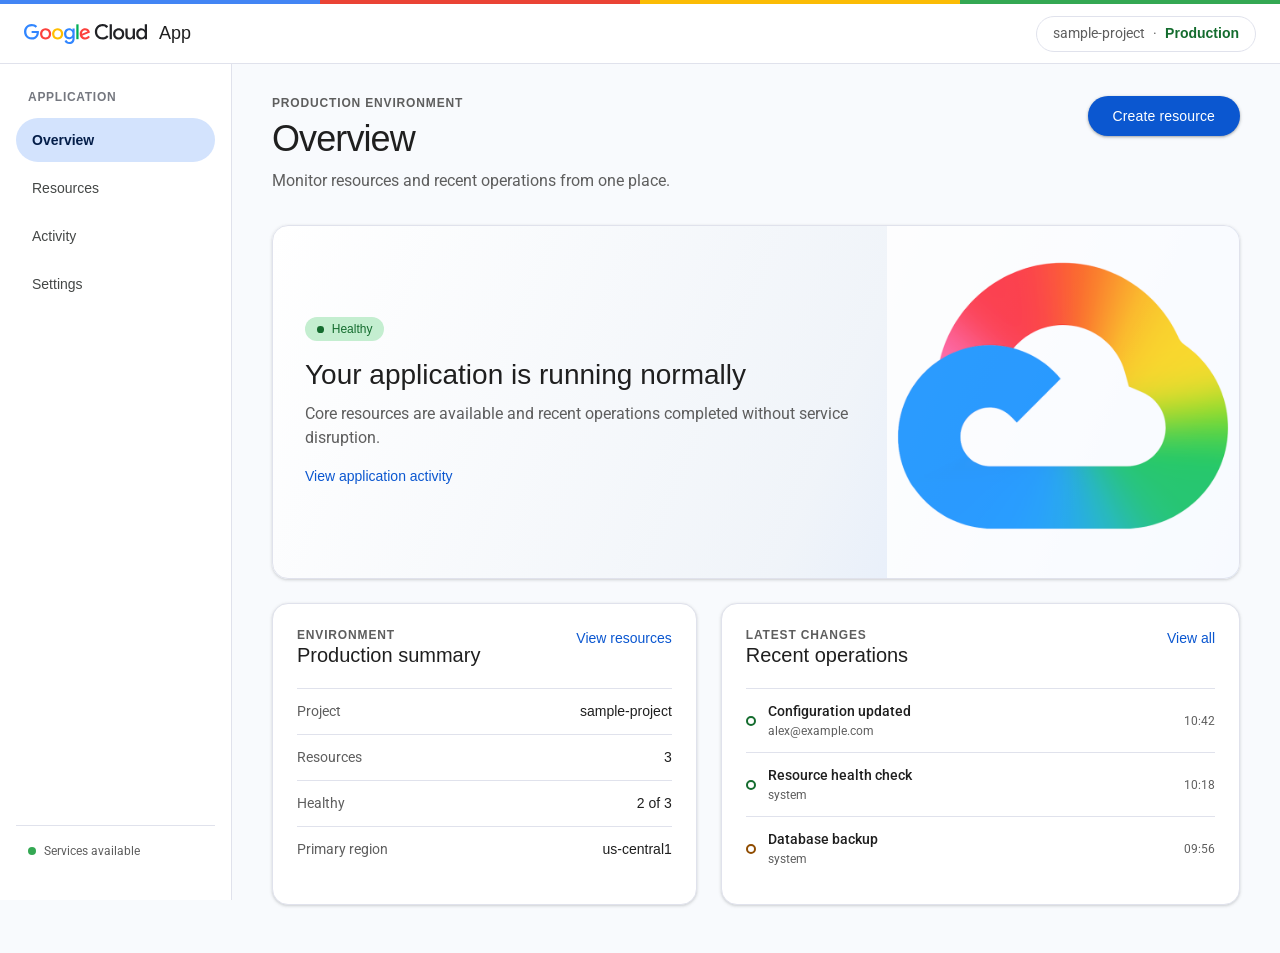
<file: index.html>
<!doctype html>
<html lang="en">
<head>
  <meta charset="utf-8">
  <meta name="viewport" content="width=device-width, initial-scale=1, viewport-fit=cover">
  <title>App</title>
  <meta name="theme-color" content="#ffffff">
  <link rel="icon" href="assets/google-cloud.png" type="image/png">
  <link rel="preconnect" href="https://fonts.googleapis.com">
  <link rel="preconnect" href="https://fonts.gstatic.com" crossorigin>
  <link href="https://fonts.googleapis.com/css2?family=Google+Sans:wght@400;500;600;700&family=Google+Sans+Text:wght@400;500;600;700&family=Roboto:wght@400;500;700&display=swap" rel="stylesheet">
  <link rel="stylesheet" href="css/tokens.css">
  <link rel="stylesheet" href="css/cloud-style.css">
  <link rel="stylesheet" href="css/shell.css">
  <link rel="stylesheet" href="css/screens.css">
  <link rel="stylesheet" href="css/responsive.css">
</head>
<body>
  <div id="app"></div>
  <script src="js/config.js"></script>
  <script src="js/data.js"></script>
  <script src="js/router.js"></script>
  <script src="js/screens/overview.js"></script>
  <script src="js/screens/resources.js"></script>
  <script src="js/screens/resource-detail.js"></script>
  <script src="js/screens/activity.js"></script>
  <script src="js/screens/settings.js"></script>
  <script src="js/app.js"></script>
</body>
</html>
</file>
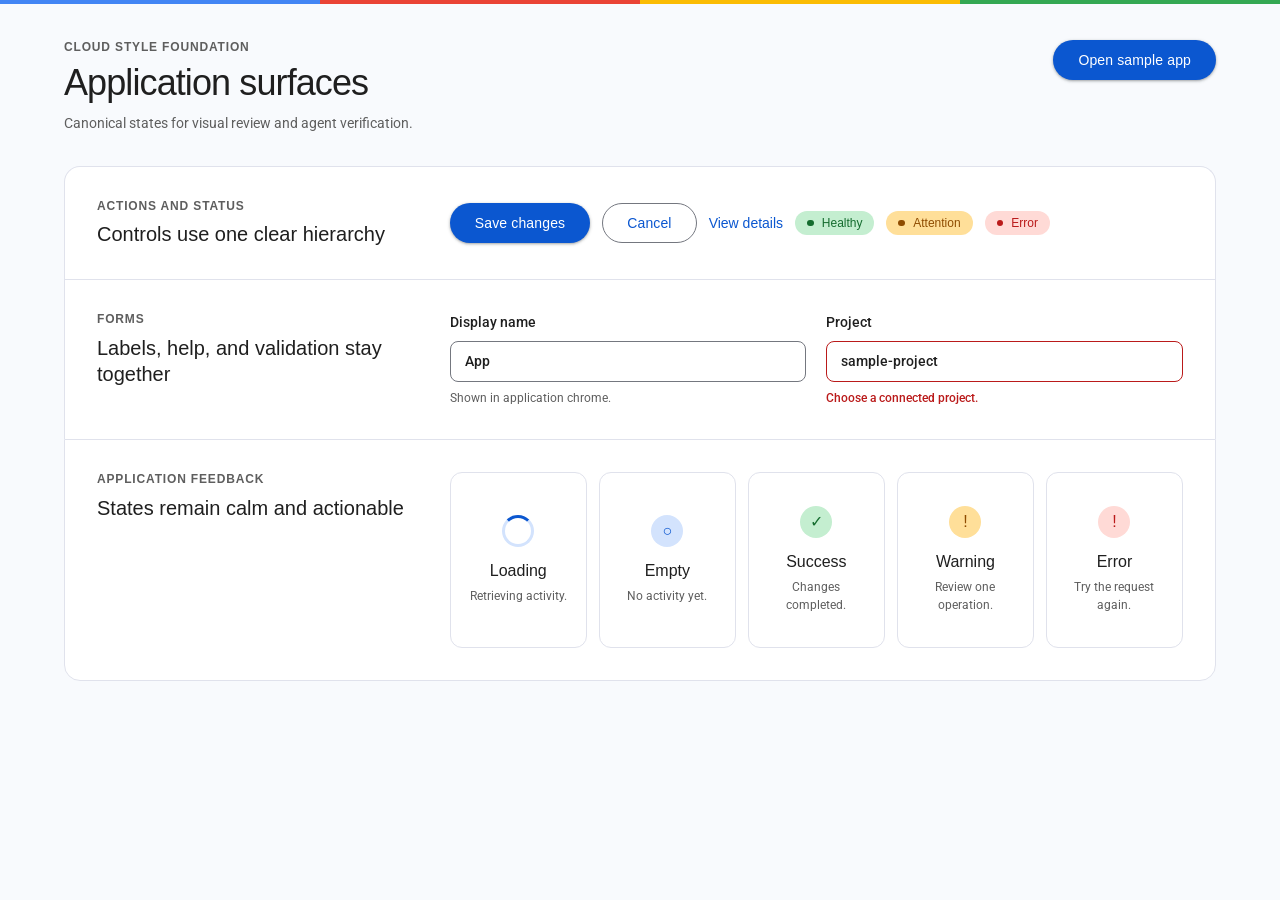
<file: components.html>
<!doctype html>
<html lang="en">
<head>
  <meta charset="utf-8">
  <meta name="viewport" content="width=device-width, initial-scale=1">
  <title>Application surfaces · Cloud Style</title>
  <link rel="preconnect" href="https://fonts.googleapis.com">
  <link rel="preconnect" href="https://fonts.gstatic.com" crossorigin>
  <link href="https://fonts.googleapis.com/css2?family=Google+Sans:wght@400;500;600;700&family=Google+Sans+Text:wght@400;500;600;700&family=Roboto:wght@400;500;700&display=swap" rel="stylesheet">
  <link rel="stylesheet" href="css/tokens.css">
  <link rel="stylesheet" href="css/cloud-style.css">
  <link rel="stylesheet" href="css/shell.css">
  <link rel="stylesheet" href="css/screens.css">
  <link rel="stylesheet" href="css/responsive.css">
</head>
<body class="gc-component-body">
  <div class="gc-google-signature" aria-hidden="true"><i></i><i></i><i></i><i></i></div>
  <main class="gc-component-page">
    <header class="gc-component-header">
      <div><p class="gc-eyebrow">Cloud Style foundation</p><h1>Application surfaces</h1><p>Canonical states for visual review and agent verification.</p></div>
      <a class="gc-button gc-button--primary" href="index.html#/overview">Open sample app</a>
    </header>

    <section class="gc-component-section" aria-labelledby="actions-heading">
      <div><p class="gc-eyebrow">Actions and status</p><h2 id="actions-heading">Controls use one clear hierarchy</h2></div>
      <div class="gc-component-row">
        <button class="gc-button gc-button--primary">Save changes</button>
        <button class="gc-button gc-button--secondary">Cancel</button>
        <a class="gc-text-link" href="#actions-heading">View details</a>
        <span class="gc-status gc-status--success">Healthy</span>
        <span class="gc-status gc-status--warning">Attention</span>
        <span class="gc-status gc-status--error">Error</span>
      </div>
    </section>

    <section class="gc-component-section" aria-labelledby="fields-heading">
      <div><p class="gc-eyebrow">Forms</p><h2 id="fields-heading">Labels, help, and validation stay together</h2></div>
      <div class="gc-component-form-grid">
        <label class="gc-field"><span>Display name</span><input value="App" aria-describedby="component-field-help"><small id="component-field-help">Shown in application chrome.</small></label>
        <label class="gc-field"><span>Project</span><input value="sample-project" aria-invalid="true" aria-describedby="component-field-error"><small class="gc-field-error" id="component-field-error">Choose a connected project.</small></label>
      </div>
    </section>

    <section class="gc-component-section" id="activity-states" aria-labelledby="states-heading">
      <div><p class="gc-eyebrow">Application feedback</p><h2 id="states-heading">States remain calm and actionable</h2></div>
      <div class="gc-state-grid">
        <article class="gc-state-card"><span class="gc-spinner" aria-hidden="true"></span><h3>Loading</h3><p>Retrieving activity.</p></article>
        <article class="gc-state-card"><span class="gc-state-symbol" aria-hidden="true">○</span><h3>Empty</h3><p>No activity yet.</p></article>
        <article class="gc-state-card gc-state-card--success"><span class="gc-state-symbol" aria-hidden="true">✓</span><h3>Success</h3><p>Changes completed.</p></article>
        <article class="gc-state-card gc-state-card--warning"><span class="gc-state-symbol" aria-hidden="true">!</span><h3>Warning</h3><p>Review one operation.</p></article>
        <article class="gc-state-card gc-state-card--error"><span class="gc-state-symbol" aria-hidden="true">!</span><h3>Error</h3><p>Try the request again.</p></article>
      </div>
    </section>
  </main>
</body>
</html>
</file>
<file: css/tokens.css>
:root {
  color-scheme: light;

  --gc-google-blue: #4285f4;
  --gc-google-red: #ea4335;
  --gc-google-yellow: #fbbc04;
  --gc-google-green: #34a853;

  --gc-blue-action: #0b57d0;
  --gc-blue-action-hover: #0842a0;
  --gc-blue-selection: #d3e3fd;
  --gc-blue-soft: #edf2fa;
  --gc-blue-ink: #041e49;

  --gc-surface: #ffffff;
  --gc-surface-canvas: #f8fafd;
  --gc-surface-subtle: #f0f4f9;
  --gc-surface-hover: #e9eef6;
  --gc-border-subtle: #e0e2ec;
  --gc-border-strong: #74777f;

  --gc-ink-strong: #1f1f1f;
  --gc-ink: #444746;
  --gc-ink-muted: #5e5e5e;
  --gc-ink-faint: #74777f;
  --gc-ink-disabled: #c4c7d0;

  --gc-success: #146c2e;
  --gc-success-bg: #c4eed0;
  --gc-warning: #8f4c00;
  --gc-warning-bg: #ffdf99;
  --gc-error: #ba1a1a;
  --gc-error-bg: #ffdad6;

  --gc-font-display: "Google Sans", "Product Sans", Arial, sans-serif;
  --gc-font-text:    "Google Sans Text", "Google Sans", Roboto, Arial, sans-serif;

  --gc-text-xs: 0.75rem;
  --gc-text-sm: 0.875rem;
  --gc-text-base: 1rem;
  --gc-text-lg: 1.125rem;
  --gc-text-xl: 1.25rem;
  --gc-text-2xl: 1.75rem;
  --gc-text-3xl: 2.25rem;

  --gc-space-1: 0.25rem;
  --gc-space-2: 0.5rem;
  --gc-space-3: 0.75rem;
  --gc-space-4: 1rem;
  --gc-space-5: 1.25rem;
  --gc-space-6: 1.5rem;
  --gc-space-8: 2rem;
  --gc-space-10: 2.5rem;
  --gc-space-12: 3rem;

  --gc-radius-xs: 0.25rem;
  --gc-radius-sm: 0.5rem;
  --gc-radius-md: 0.75rem;
  --gc-radius-lg: 1rem;
  --gc-radius-xl: 1.75rem;
  --gc-radius-pill: 999px;

  --gc-shadow-panel: 0 1px 2px 0 rgba(60, 64, 67, 0.12), 0 1px 3px 1px rgba(60, 64, 67, 0.08);
  --gc-shadow-dialog: 0 12px 32px 4px rgba(0, 0, 0, 0.14), 0 4px 8px 3px rgba(0, 0, 0, 0.1);
  --gc-focus-ring: 0 0 0 3px rgba(11, 87, 208, 0.35);

  --gc-header-height: 4rem;
  --gc-sidebar-width: 14.5rem;
  --gc-content-max: 78rem;
  --gc-control-height: 2.5rem;

  --gc-duration-fast: 150ms;
  --gc-duration-base: 200ms;
  --gc-ease: cubic-bezier(0.2, 0, 0, 1);
}
</file>
<file: css/cloud-style.css>
*, *::before, *::after { box-sizing: border-box; }

html { min-width: 20rem; background: var(--gc-surface-canvas); }

body {
  min-height: 100vh;
  margin: 0;
  color: var(--gc-ink);
  background: var(--gc-surface-canvas);
  font-family: var(--gc-font-text);
  font-size: var(--gc-text-sm);
  line-height: 1.5;
  -webkit-font-smoothing: antialiased;
}

button, input, select, textarea { color: inherit; font: inherit; }
button, a { -webkit-tap-highlight-color: transparent; }
a { color: var(--gc-blue-action); text-underline-offset: 0.18em; }
img, svg { display: block; max-width: 100%; }
h1, h2, h3, p { margin-top: 0; }

h1, h2, h3,
.gc-product,
.gc-button,
.gc-nav-link,
.gc-mobile-nav-link,
.gc-status {
  font-family: var(--gc-font-display);
}

h1 {
  margin-bottom: var(--gc-space-2);
  color: var(--gc-ink-strong);
  font-size: var(--gc-text-3xl);
  font-weight: 500;
  letter-spacing: -0.025em;
  line-height: 1.18;
}

h2 {
  margin-bottom: var(--gc-space-2);
  color: var(--gc-ink-strong);
  font-size: var(--gc-text-xl);
  font-weight: 500;
  line-height: 1.3;
}

h3 { color: var(--gc-ink-strong); font-size: var(--gc-text-base); font-weight: 600; }
p { margin-bottom: var(--gc-space-4); }

:focus { outline: none; }
:focus-visible { outline: none; box-shadow: var(--gc-focus-ring); }

.gc-visually-hidden {
  position: absolute !important;
  width: 1px !important;
  height: 1px !important;
  padding: 0 !important;
  margin: -1px !important;
  overflow: hidden !important;
  clip: rect(0, 0, 0, 0) !important;
  white-space: nowrap !important;
  border: 0 !important;
}

.gc-eyebrow {
  margin-bottom: var(--gc-space-2);
  color: var(--gc-ink-muted);
  font-family: var(--gc-font-display);
  font-size: var(--gc-text-xs);
  font-weight: 600;
  letter-spacing: 0.07em;
  line-height: 1.2;
  text-transform: uppercase;
}

.gc-button {
  display: inline-flex;
  min-height: var(--gc-control-height);
  align-items: center;
  justify-content: center;
  padding: 0.55rem 1.5rem;
  border: 1px solid transparent;
  border-radius: var(--gc-radius-pill);
  cursor: pointer;
  font-family: var(--gc-font-display);
  font-size: var(--gc-text-sm);
  font-weight: 500;
  letter-spacing: 0.01em;
  line-height: 1.2;
  text-decoration: none;
  transition: background var(--gc-duration-fast) var(--gc-ease), border-color var(--gc-duration-fast) var(--gc-ease), box-shadow var(--gc-duration-fast) var(--gc-ease);
}

.gc-button--primary {
  color: #fff;
  background: var(--gc-blue-action);
  box-shadow: 0 1px 2px rgba(60, 64, 67, 0.3), 0 1px 3px 1px rgba(60, 64, 67, 0.15);
}
.gc-button--primary:hover {
  background: var(--gc-blue-action-hover);
  box-shadow: 0 1px 3px 0 rgba(60, 64, 67, 0.3), 0 4px 8px 3px rgba(60, 64, 67, 0.15);
}
.gc-button--secondary {
  color: var(--gc-blue-action);
  background: var(--gc-surface);
  border-color: var(--gc-border-strong);
}
.gc-button--secondary:hover {
  background: var(--gc-blue-soft);
  border-color: var(--gc-blue-action);
}
.gc-text-link {
  font-family: var(--gc-font-display);
  font-weight: 500;
  text-decoration: none;
}
.gc-text-link:hover { text-decoration: underline; }

.gc-status {
  display: inline-flex;
  min-height: 1.5rem;
  align-items: center;
  gap: var(--gc-space-2);
  padding: 0.2rem 0.75rem;
  border-radius: var(--gc-radius-pill);
  font-size: var(--gc-text-xs);
  font-weight: 500;
  white-space: nowrap;
}

.gc-status::before { width: 0.42rem; height: 0.42rem; border-radius: 50%; background: currentColor; content: ""; }
.gc-status--success { color: var(--gc-success); background: var(--gc-success-bg); }
.gc-status--warning { color: var(--gc-warning); background: var(--gc-warning-bg); }
.gc-status--error { color: var(--gc-error); background: var(--gc-error-bg); }

.gc-panel {
  padding: var(--gc-space-6);
  border: 1px solid var(--gc-border-subtle);
  border-radius: var(--gc-radius-lg);
  background: var(--gc-surface);
  box-shadow: var(--gc-shadow-panel);
}

.gc-section-heading {
  display: flex;
  align-items: flex-start;
  justify-content: space-between;
  gap: var(--gc-space-6);
  margin-bottom: var(--gc-space-5);
}

.gc-section-heading h2, .gc-section-heading p { margin-bottom: 0; }

.gc-breadcrumb {
  display: flex;
  align-items: center;
  gap: var(--gc-space-2);
  margin-bottom: var(--gc-space-6);
  color: var(--gc-ink-muted);
  font-size: var(--gc-text-sm);
}

.gc-breadcrumb a { font-weight: 600; text-decoration: none; }

@media (prefers-reduced-motion: reduce) {
  *, *::before, *::after {
    scroll-behavior: auto !important;
    transition-duration: 0.01ms !important;
    animation-duration: 0.01ms !important;
    animation-iteration-count: 1 !important;
  }
}
</file>
<file: css/shell.css>
.gc-app { min-height: 100vh; background: var(--gc-surface-canvas); }

.gc-google-signature {
  position: fixed;
  z-index: 50;
  top: 0;
  left: 0;
  display: grid;
  width: 100%;
  height: 4px;
  grid-template-columns: repeat(4, 1fr);
}

.gc-google-signature i:nth-child(1) { background: var(--gc-google-blue); }
.gc-google-signature i:nth-child(2) { background: var(--gc-google-red); }
.gc-google-signature i:nth-child(3) { background: var(--gc-google-yellow); }
.gc-google-signature i:nth-child(4) { background: var(--gc-google-green); }

.gc-app-header {
  position: sticky;
  z-index: 30;
  top: 0;
  display: flex;
  height: var(--gc-header-height);
  align-items: center;
  justify-content: space-between;
  gap: var(--gc-space-6);
  padding: 4px var(--gc-space-6) 0;
  border-bottom: 1px solid var(--gc-border-subtle);
  background: rgba(255, 255, 255, 0.96);
  backdrop-filter: blur(12px);
}

.gc-product {
  display: inline-flex;
  align-items: center;
  gap: var(--gc-space-3);
  color: var(--gc-ink-strong);
  font-size: var(--gc-text-lg);
  font-weight: 500;
  text-decoration: none;
}

.gc-product-logo,
.gc-product-mark {
  display: block;
  height: 1.25rem;
  width: auto;
  flex-shrink: 0;
  object-fit: contain;
}

.gc-context {
  display: inline-flex;
  min-height: 2.25rem;
  align-items: center;
  gap: var(--gc-space-2);
  padding: 0 var(--gc-space-4);
  border: 1px solid var(--gc-border-subtle);
  border-radius: var(--gc-radius-pill);
  color: var(--gc-ink-muted);
  background: var(--gc-surface);
  font-size: var(--gc-text-sm);
}

.gc-context strong { color: var(--gc-success); font-family: var(--gc-font-display); font-weight: 600; }
.gc-app-body { display: flex; min-height: calc(100vh - var(--gc-header-height)); }

.gc-sidebar {
  position: sticky;
  top: var(--gc-header-height);
  display: flex;
  width: var(--gc-sidebar-width);
  height: calc(100vh - var(--gc-header-height));
  flex: 0 0 var(--gc-sidebar-width);
  flex-direction: column;
  padding: var(--gc-space-6) var(--gc-space-4);
  border-right: 1px solid var(--gc-border-subtle);
  background: var(--gc-surface);
}

.gc-sidebar-label {
  margin: 0 var(--gc-space-3) var(--gc-space-3);
  color: var(--gc-ink-faint);
  font-family: var(--gc-font-display);
  font-size: var(--gc-text-xs);
  font-weight: 600;
  letter-spacing: 0.06em;
  text-transform: uppercase;
}

.gc-sidebar nav { display: grid; gap: var(--gc-space-1); }

.gc-nav-link {
  display: flex;
  min-height: 2.75rem;
  align-items: center;
  padding: 0 var(--gc-space-4);
  border-radius: var(--gc-radius-pill);
  color: var(--gc-ink);
  font-family: var(--gc-font-display);
  font-size: var(--gc-text-sm);
  font-weight: 500;
  text-decoration: none;
  transition: background var(--gc-duration-fast) var(--gc-ease), color var(--gc-duration-fast) var(--gc-ease);
}

.gc-nav-link:hover { background: var(--gc-surface-hover); color: var(--gc-ink-strong); }
.gc-nav-link.is-current { color: var(--gc-blue-ink); background: var(--gc-blue-selection); font-weight: 600; }

.gc-sidebar-meta {
  display: flex;
  align-items: center;
  gap: var(--gc-space-2);
  margin-top: auto;
  padding: var(--gc-space-4) var(--gc-space-3);
  border-top: 1px solid var(--gc-border-subtle);
  color: var(--gc-ink-muted);
  font-size: var(--gc-text-xs);
}

.gc-status-dot { width: 0.5rem; height: 0.5rem; border-radius: 50%; background: var(--gc-google-green); }

.gc-main {
  min-width: 0;
  flex: 1;
  padding: var(--gc-space-8) var(--gc-space-10) var(--gc-space-12);
}

.gc-page { width: min(100%, var(--gc-content-max)); margin: 0 auto; }

.gc-page-header {
  display: flex;
  align-items: flex-start;
  justify-content: space-between;
  gap: var(--gc-space-8);
  margin-bottom: var(--gc-space-8);
}

.gc-page-description { max-width: 42rem; margin-bottom: 0; color: var(--gc-ink-muted); font-size: var(--gc-text-base); }
.gc-mobile-nav { display: none; }
</file>
<file: css/screens.css>
.gc-overview-hero {
  position: relative;
  display: grid;
  min-height: 15.5rem;
  grid-template-columns: minmax(0, 1fr) 22rem;
  align-items: center;
  margin-bottom: var(--gc-space-6);
  overflow: hidden;
  border: 1px solid var(--gc-border-subtle);
  border-radius: var(--gc-radius-lg);
  background: linear-gradient(112deg, var(--gc-surface) 0%, var(--gc-surface-subtle) 58%, var(--gc-blue-selection) 100%);
  box-shadow: var(--gc-shadow-panel);
}

.gc-overview-hero-copy { position: relative; z-index: 2; padding: var(--gc-space-8); }
.gc-overview-hero-copy h2 { max-width: 36rem; margin-top: var(--gc-space-4); font-size: var(--gc-text-2xl); font-weight: 500; }
.gc-overview-hero-copy p { max-width: 38rem; color: var(--gc-ink-muted); font-size: var(--gc-text-base); }
.gc-overview-hero img { width: 23rem; height: 100%; justify-self: end; object-fit: cover; object-position: center; opacity: 0.82; }

.gc-overview-grid { display: grid; grid-template-columns: minmax(0, 0.9fr) minmax(0, 1.1fr); gap: var(--gc-space-6); }

.gc-summary-list, .gc-detail-list { display: grid; margin: 0; }
.gc-summary-list > div, .gc-detail-list > div { display: flex; align-items: baseline; justify-content: space-between; gap: var(--gc-space-6); padding: var(--gc-space-3) 0; border-top: 1px solid var(--gc-border-subtle); }
.gc-summary-list dt, .gc-detail-list dt { color: var(--gc-ink-muted); }
.gc-summary-list dd, .gc-detail-list dd { margin: 0; color: var(--gc-ink-strong); font-family: var(--gc-font-display); font-weight: 500; text-align: right; }

.gc-operation-list, .gc-activity-list { padding: 0; margin: 0; list-style: none; }
.gc-operation-row { display: grid; grid-template-columns: auto minmax(0, 1fr) auto; align-items: center; gap: var(--gc-space-3); padding: var(--gc-space-3) 0; border-top: 1px solid var(--gc-border-subtle); }
.gc-operation-row strong, .gc-operation-row small { display: block; }
.gc-operation-row strong { color: var(--gc-ink-strong); font-weight: 500; }
.gc-operation-row small, .gc-operation-row time { color: var(--gc-ink-muted); font-size: var(--gc-text-xs); }
.gc-operation-icon { width: 0.65rem; height: 0.65rem; border: 0.18rem solid currentColor; border-radius: 50%; }
.gc-operation-icon--success { color: var(--gc-success); }
.gc-operation-icon--warning { color: var(--gc-warning); }

.gc-resource-panel { padding: 0; overflow: hidden; }
.gc-resource-toolbar { display: flex; align-items: center; justify-content: space-between; gap: var(--gc-space-6); padding: var(--gc-space-5) var(--gc-space-6); }
.gc-resource-toolbar h2, .gc-resource-toolbar p { margin-bottom: 0; }
.gc-resource-toolbar p { color: var(--gc-ink-muted); font-size: var(--gc-text-xs); }

.gc-search-field { position: relative; width: min(100%, 18rem); }
.gc-search-field input {
  width: 100%;
  min-height: var(--gc-control-height);
  padding: 0.55rem 2.5rem 0.55rem 1rem;
  border: 1px solid var(--gc-border-strong);
  border-radius: var(--gc-radius-pill);
  background: var(--gc-surface);
  font-size: var(--gc-text-sm);
  font-family: var(--gc-font-text);
  transition: border-color var(--gc-duration-fast) var(--gc-ease), box-shadow var(--gc-duration-fast) var(--gc-ease);
}
.gc-search-field input:hover { border-color: var(--gc-ink); }
.gc-search-field input:focus-visible { border-color: var(--gc-blue-action); box-shadow: var(--gc-focus-ring); }
.gc-search-field > span:last-child { position: absolute; top: 50%; right: 1rem; color: var(--gc-ink-muted); font-size: var(--gc-text-lg); transform: translateY(-52%); }

.gc-table-wrap { overflow-x: auto; border-top: 1px solid var(--gc-border-subtle); }
.gc-resource-table { width: 100%; border-collapse: collapse; text-align: left; }
.gc-resource-table th, .gc-resource-table td { padding: 0.9rem var(--gc-space-6); border-bottom: 1px solid var(--gc-border-subtle); white-space: nowrap; }
.gc-resource-table thead th { color: var(--gc-ink-muted); background: var(--gc-surface-canvas); font-size: var(--gc-text-xs); font-weight: 500; letter-spacing: 0.02em; }
.gc-resource-table tbody tr { cursor: pointer; transition: background var(--gc-duration-fast) var(--gc-ease); }
.gc-resource-table tbody tr:hover { background: var(--gc-surface-hover); }
.gc-resource-table tbody tr:focus-visible { position: relative; z-index: 1; box-shadow: inset var(--gc-focus-ring); }
.gc-resource-table tbody th { color: var(--gc-ink-strong); font-weight: 500; }
.gc-resource-table tbody th a, .gc-row-action a { text-decoration: none; }
.gc-resource-table tbody th small { display: block; color: var(--gc-ink-muted); font-weight: 400; }
.gc-row-action { text-align: right; }

.gc-empty-state { padding: var(--gc-space-10); text-align: center; }
.gc-empty-state p { color: var(--gc-ink-muted); }
.gc-detail-status { display: flex; align-items: center; gap: var(--gc-space-3); margin: calc(var(--gc-space-4) * -1) 0 var(--gc-space-6); color: var(--gc-ink-muted); }
.gc-detail-panel { padding: 0; overflow: hidden; }

.gc-tabs { display: flex; gap: var(--gc-space-1); padding: 0 var(--gc-space-5); border-bottom: 1px solid var(--gc-border-subtle); }
.gc-tabs button {
  position: relative;
  min-height: 3.25rem;
  padding: 0 var(--gc-space-4);
  border: 0;
  cursor: pointer;
  color: var(--gc-ink-muted);
  background: transparent;
  font-family: var(--gc-font-display);
  font-size: var(--gc-text-sm);
  font-weight: 500;
  letter-spacing: 0.01em;
  transition: color var(--gc-duration-fast) var(--gc-ease), background var(--gc-duration-fast) var(--gc-ease);
}
.gc-tabs button:hover { color: var(--gc-blue-action); background: var(--gc-blue-soft); }
.gc-tabs button[aria-selected="true"] { color: var(--gc-blue-action); }
.gc-tabs button[aria-selected="true"]::after { position: absolute; right: var(--gc-space-3); bottom: -1px; left: var(--gc-space-3); height: 3px; border-radius: 3px 3px 0 0; background: var(--gc-blue-action); content: ""; }
.gc-tab-content { padding: var(--gc-space-6); }
.gc-detail-list { max-width: 42rem; }

.gc-activity-panel { padding: 0; overflow: hidden; }
.gc-activity-list { width: 100%; }
.gc-activity-item { display: grid; grid-template-columns: auto minmax(0, 1fr) auto auto; align-items: center; gap: var(--gc-space-4); padding: var(--gc-space-4) var(--gc-space-6); border-bottom: 1px solid var(--gc-border-subtle); }
.gc-activity-item:last-child { border-bottom: 0; }
.gc-activity-item strong { color: var(--gc-ink-strong); font-weight: 500; }
.gc-activity-item p { margin: 0; color: var(--gc-ink-muted); font-size: var(--gc-text-xs); }
.gc-activity-item time { color: var(--gc-ink-muted); }

.gc-state { display: flex; min-height: 15rem; flex-direction: column; align-items: center; justify-content: center; padding: var(--gc-space-8); text-align: center; }
.gc-state > p { max-width: 32rem; color: var(--gc-ink-muted); }
.gc-state .gc-activity-list { margin-top: var(--gc-space-4); text-align: left; }
.gc-state-symbol { display: grid; width: 2.75rem; height: 2.75rem; place-items: center; margin-bottom: var(--gc-space-4); border-radius: 50%; color: var(--gc-blue-action); background: var(--gc-blue-selection); font-family: var(--gc-font-display); font-size: var(--gc-text-xl); font-weight: 500; }
.gc-state--success .gc-state-symbol { color: var(--gc-success); background: var(--gc-success-bg); }
.gc-state--warning .gc-state-symbol { color: var(--gc-warning); background: var(--gc-warning-bg); }
.gc-state--error .gc-state-symbol { color: var(--gc-error); background: var(--gc-error-bg); }
.gc-state--loading { flex-direction: row; gap: var(--gc-space-4); text-align: left; }
.gc-state--loading h2, .gc-state--loading p { margin-bottom: 0; }
.gc-spinner { width: 2rem; height: 2rem; border: 3px solid var(--gc-blue-selection); border-top-color: var(--gc-blue-action); border-radius: 50%; animation: gc-spin 800ms linear infinite; }
@keyframes gc-spin { to { transform: rotate(360deg); } }

.gc-settings-layout { display: grid; grid-template-columns: minmax(0, 2fr) minmax(16rem, 0.8fr); align-items: start; gap: var(--gc-space-6); }
.gc-settings-form { display: grid; gap: var(--gc-space-6); }
.gc-field { display: grid; gap: var(--gc-space-2); max-width: 36rem; color: var(--gc-ink-strong); font-size: var(--gc-text-sm); font-weight: 500; }
.gc-field input, .gc-field select {
  width: 100%;
  min-height: var(--gc-control-height);
  padding: 0.55rem 0.875rem;
  border: 1px solid var(--gc-border-strong);
  border-radius: var(--gc-radius-sm);
  background: var(--gc-surface);
  font-size: var(--gc-text-sm);
  font-family: var(--gc-font-text);
  transition: border-color var(--gc-duration-fast) var(--gc-ease), box-shadow var(--gc-duration-fast) var(--gc-ease);
}
.gc-field input:hover, .gc-field select:hover { border-color: var(--gc-ink); }
.gc-field input:focus-visible, .gc-field select:focus-visible { border-color: var(--gc-blue-action); box-shadow: var(--gc-focus-ring); }
.gc-field input[aria-invalid="true"] { border-color: var(--gc-error); }
.gc-field small { color: var(--gc-ink-muted); font-weight: 400; }
.gc-field .gc-field-error { color: var(--gc-error); font-weight: 500; }
.gc-checkbox-field { display: flex; align-items: flex-start; gap: var(--gc-space-3); max-width: 36rem; }
.gc-checkbox-field input { width: 1.15rem; height: 1.15rem; margin-top: 0.1rem; accent-color: var(--gc-blue-action); }
.gc-checkbox-field strong, .gc-checkbox-field small { display: block; }
.gc-checkbox-field strong { color: var(--gc-ink-strong); font-weight: 500; }
.gc-checkbox-field small { margin-top: var(--gc-space-1); color: var(--gc-ink-muted); }
.gc-form-actions { display: flex; justify-content: flex-end; gap: var(--gc-space-3); }
.gc-form-status { min-height: 1.4rem; margin: 0; color: var(--gc-success); font-weight: 500; text-align: right; }
.gc-settings-note { background: linear-gradient(145deg, var(--gc-blue-soft), var(--gc-surface)); }
.gc-settings-note p:last-child { margin-bottom: 0; color: var(--gc-ink-muted); }

.gc-dialog {
  width: min(90vw, 32rem);
  padding: var(--gc-space-6);
  border: 0;
  border-radius: var(--gc-radius-xl);
  background: var(--gc-surface);
  box-shadow: var(--gc-shadow-dialog);
}
.gc-dialog::backdrop { background: rgba(32, 33, 36, 0.42); backdrop-filter: blur(2px); }
.gc-dialog h2 { font-size: var(--gc-text-xl); font-weight: 500; margin-bottom: var(--gc-space-3); }
.gc-dialog p { color: var(--gc-ink-muted); margin-bottom: var(--gc-space-6); }

.gc-component-body { padding: var(--gc-space-10); background: var(--gc-surface-canvas); }
.gc-component-page { width: min(100%, 72rem); margin: 0 auto; }
.gc-component-header { display: flex; align-items: flex-start; justify-content: space-between; gap: var(--gc-space-8); margin-bottom: var(--gc-space-8); }
.gc-component-header p:last-child { margin-bottom: 0; color: var(--gc-ink-muted); }
.gc-component-section { display: grid; grid-template-columns: minmax(15rem, 0.7fr) minmax(0, 1.6fr); gap: var(--gc-space-8); padding: var(--gc-space-8); border: 1px solid var(--gc-border-subtle); border-bottom: 0; background: var(--gc-surface); }
.gc-component-section:first-of-type { border-radius: var(--gc-radius-lg) var(--gc-radius-lg) 0 0; }
.gc-component-section:last-child { border-bottom: 1px solid var(--gc-border-subtle); border-radius: 0 0 var(--gc-radius-lg) var(--gc-radius-lg); }
.gc-component-section h2 { margin-bottom: 0; }
.gc-component-row { display: flex; flex-wrap: wrap; align-items: center; gap: var(--gc-space-3); }
.gc-component-form-grid { display: grid; grid-template-columns: repeat(2, minmax(0, 1fr)); gap: var(--gc-space-5); }
.gc-state-grid { display: grid; grid-template-columns: repeat(5, minmax(0, 1fr)); gap: var(--gc-space-3); }
.gc-state-card { display: flex; min-height: 11rem; flex-direction: column; align-items: center; justify-content: center; padding: var(--gc-space-4); border: 1px solid var(--gc-border-subtle); border-radius: var(--gc-radius-md); background: var(--gc-surface); text-align: center; }
.gc-state-card h3 { margin: var(--gc-space-3) 0 var(--gc-space-1); font-weight: 500; }
.gc-state-card p { margin: 0; color: var(--gc-ink-muted); font-size: var(--gc-text-xs); }
.gc-state-card .gc-state-symbol { width: 2rem; height: 2rem; margin: 0; font-size: var(--gc-text-base); }
.gc-state-card--success .gc-state-symbol { color: var(--gc-success); background: var(--gc-success-bg); }
.gc-state-card--warning .gc-state-symbol { color: var(--gc-warning); background: var(--gc-warning-bg); }
.gc-state-card--error .gc-state-symbol { color: var(--gc-error); background: var(--gc-error-bg); }
</file>
<file: css/responsive.css>
@media (max-width: 767px) {
  :root { --gc-header-height: 3.5rem; --gc-text-3xl: 1.875rem; --gc-text-2xl: 1.5rem; }

  .gc-app-header { padding-right: var(--gc-space-4); padding-left: var(--gc-space-4); }
  .gc-product { font-size: var(--gc-text-base); }
  .gc-product-logo, .gc-product-mark { height: 1.125rem; width: auto; }
  .gc-context { overflow: hidden; max-width: 9rem; border: 0; padding: 0; white-space: nowrap; text-overflow: ellipsis; }
  .gc-context span:nth-child(2), .gc-context strong { display: none; }

  .gc-mobile-nav {
    position: sticky;
    z-index: 25;
    top: var(--gc-header-height);
    display: flex;
    overflow-x: auto;
    padding: 0 var(--gc-space-3);
    border-bottom: 1px solid var(--gc-border-subtle);
    background: rgba(255, 255, 255, 0.98);
    scrollbar-width: none;
  }

  .gc-mobile-nav::-webkit-scrollbar { display: none; }
  .gc-mobile-nav-link { position: relative; display: grid; min-width: max-content; min-height: 3rem; place-items: center; padding: 0 var(--gc-space-3); color: var(--gc-ink-muted); font-weight: 500; text-decoration: none; }
  .gc-mobile-nav-link.is-current { color: var(--gc-blue-action); }
  .gc-mobile-nav-link.is-current::after { position: absolute; right: var(--gc-space-2); bottom: 0; left: var(--gc-space-2); height: 3px; border-radius: 3px 3px 0 0; background: var(--gc-blue-action); content: ""; }

  .gc-sidebar { display: none; }
  .gc-main { padding: var(--gc-space-6) var(--gc-space-4) var(--gc-space-10); }
  .gc-page-header { flex-direction: column; gap: var(--gc-space-5); margin-bottom: var(--gc-space-6); }
  .gc-page-header .gc-button { width: 100%; }
  .gc-page-description { font-size: var(--gc-text-sm); }
  .gc-breadcrumb { margin-bottom: var(--gc-space-4); }

  .gc-overview-hero { min-height: 0; grid-template-columns: 1fr; }
  .gc-overview-hero-copy { padding: var(--gc-space-6); }
  .gc-overview-hero img { position: absolute; right: -5rem; bottom: -2rem; width: 15rem; height: 12rem; opacity: 0.2; }
  .gc-overview-grid, .gc-settings-layout { grid-template-columns: 1fr; }
  .gc-panel { padding: var(--gc-space-5); }
  .gc-resource-panel, .gc-detail-panel, .gc-activity-panel { padding: 0; }
  .gc-section-heading { gap: var(--gc-space-4); }

  .gc-resource-toolbar { align-items: stretch; flex-direction: column; padding: var(--gc-space-5); }
  .gc-search-field { width: 100%; }
  .gc-resource-table thead { display: none; }
  .gc-resource-table, .gc-resource-table tbody, .gc-resource-table tr, .gc-resource-table th, .gc-resource-table td { display: block; width: 100%; }
  .gc-resource-table tr { position: relative; padding: var(--gc-space-4) var(--gc-space-5); border-bottom: 1px solid var(--gc-border-subtle); }
  .gc-resource-table th, .gc-resource-table td { padding: var(--gc-space-1) 0; border: 0; white-space: normal; }
  .gc-resource-table td { color: var(--gc-ink-muted); }
  .gc-resource-table .gc-row-action { position: absolute; top: var(--gc-space-4); right: var(--gc-space-5); width: auto; }

  .gc-tabs { overflow-x: auto; padding: 0 var(--gc-space-2); }
  .gc-tabs button { min-width: max-content; }
  .gc-tab-content { padding: var(--gc-space-5); }
  .gc-detail-status { align-items: flex-start; }
  .gc-summary-list > div, .gc-detail-list > div { align-items: flex-start; flex-direction: column; gap: var(--gc-space-1); }
  .gc-summary-list dd, .gc-detail-list dd { text-align: left; }

  .gc-activity-item { grid-template-columns: auto minmax(0, 1fr) auto; padding: var(--gc-space-4) var(--gc-space-5); }
  .gc-activity-item time { grid-column: 2; }
  .gc-activity-item .gc-status { grid-row: 1 / span 2; grid-column: 3; }
  .gc-state { min-height: 12rem; padding: var(--gc-space-6); }
  .gc-state .gc-activity-list { width: calc(100% + 2 * var(--gc-space-6)); }

  .gc-form-actions { flex-direction: column-reverse; }
  .gc-form-actions .gc-button { width: 100%; }
  .gc-dialog .gc-form-actions { flex-direction: column-reverse; }
  .gc-component-body { padding: var(--gc-space-6) var(--gc-space-4); }
  .gc-component-header, .gc-component-section { grid-template-columns: 1fr; flex-direction: column; gap: var(--gc-space-5); }
  .gc-component-section { padding: var(--gc-space-5); }
  .gc-component-form-grid, .gc-state-grid { grid-template-columns: 1fr; }
}

@media (min-width: 1800px) {
  :root { --gc-content-max: 90rem; }
  .gc-main { padding-right: 4.5rem; padding-left: 4.5rem; }
}
</file>
